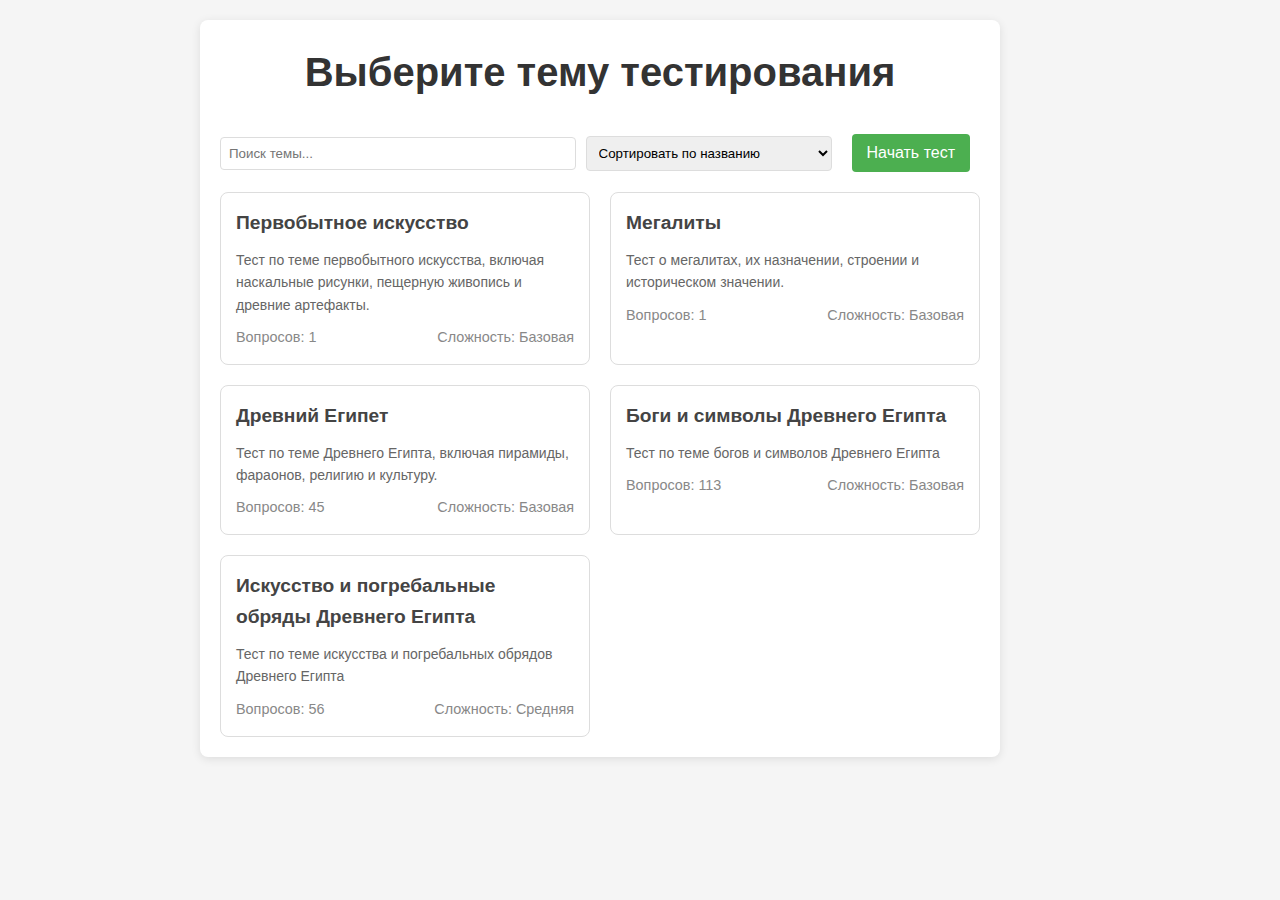
<file: index.html>
<!DOCTYPE html>
<html lang="ru">
<head>
    <meta charset="UTF-8">
    <meta name="viewport" content="width=device-width, initial-scale=1.0">
    <title>Выбор темы тестирования</title>
    <link rel="stylesheet" href="css/test.css">
    <style>
        body {
            font-family: Arial, sans-serif;
            margin: 0;
            padding: 20px;
            background-color: #f5f5f5;
        }
        
        .container {
            max-width: 800px;
            margin: 0 auto;
            background-color: white;
            padding: 20px;
            border-radius: 8px;
            box-shadow: 0 2px 10px rgba(0,0,0,0.1);
        }
        
        h1 {
            text-align: center;
            color: #333;
        }
        
        .controls {
            margin-bottom: 20px;
            display: flex;
            gap: 10px;
            flex-wrap: wrap;
            align-items: center;
        }
        
        .search-box {
            flex-grow: 1;
            padding: 8px;
            border: 1px solid #ddd;
            border-radius: 4px;
        }
        
        .sort-select {
            padding: 8px;
            border: 1px solid #ddd;
            border-radius: 4px;
        }
        
        .topic-grid {
            display: grid;
            grid-template-columns: repeat(auto-fill, minmax(250px, 1fr));
            gap: 20px;
        }
        
        .topic-card {
            border: 1px solid #ddd;
            border-radius: 8px;
            padding: 15px;
            cursor: pointer;
            transition: transform 0.2s, box-shadow 0.2s;
        }
        
        .topic-card:hover {
            transform: translateY(-3px);
            box-shadow: 0 4px 15px rgba(0,0,0,0.1);
        }
        
        .topic-card h3 {
            margin-top: 0;
            color: #444;
        }
        
        .topic-card p {
            color: #666;
            font-size: 14px;
        }
        
        .selected {
            border-color: #4CAF50;
            background-color: #e8f5e9;
        }
        
        .selected::after {
            content: "✓";
            float: right;
            color: #4CAF50;
            font-weight: bold;
        }
        
        button {
            background-color: #4CAF50;
            color: white;
            border: none;
            padding: 10px 15px;
            border-radius: 4px;
            cursor: pointer;
        }
        
        button:hover {
            background-color: #45a049;
        }
        
        .selected-topic-info {
            margin-top: 20px;
            padding: 15px;
            background-color: #e8f5e9;
            border-radius: 8px;
            display: none;
        }
        
        .selected-topic-info.show {
            display: block;
        }
    </style>
</head>
<body>
    <div class="container">
        <h1>Выберите тему тестирования</h1>
        
        <div class="controls">
            <input type="text" class="search-box" placeholder="Поиск темы...">
            <select class="sort-select">
                <option value="name">Сортировать по названию</option>
                <option value="date">Сортировать по дате добавления</option>
            </select>
            <button id="start-test">Начать тест</button>
        </div>
        
        <div class="topic-grid" id="topic-grid">
            <!-- Темы будут добавляться динамически -->
        </div>
        
        <div class="selected-topic-info" id="selected-topic-info">
            <h3>Выбранная тема: <span id="selected-topic-name"></span></h3>
            <p>Количество вопросов: <span id="question-count"></span></p>
            <p>Сложность: <span id="difficulty-level"></span></p>
        </div>
    </div>

    <script src="js/topic-selector.js"></script>
</body>
</html>
</file>
<file: css/test.css>
* {
    margin: 0;
    padding: 0;
    box-sizing: border-box;
}

body {
    font-family: Arial, sans-serif;
    line-height: 1.6;
    color: #333;
    max-width: 1200px;
    margin: 0 auto;
    padding: 20px;
    background-color: #f5f5f5;
}

.container {
    background-color: white;
    padding: 30px;
    border-radius: 10px;
    box-shadow: 0 0 20px rgba(0,0,0/6%);
}

header {
    text-align: center;
    margin-bottom: 30px;
    padding-bottom: 20px;
    border-bottom: 2px solid #453815;
}

h1 {
    color: #453815;
    font-size: 2.5em;
    margin-bottom: 10px;
}

h2 {
    color: #453815;
    font-size: 2em;
    margin: 25px 0 15px 0;
    padding-bottom: 10px;
    border-bottom: 1px solid #ddd;
}

h3 {
    color: #453815;
    font-size: 1.5em;
    margin: 20px 0 10px 0;
}

.question {
    margin-bottom: 25px;
    padding: 20px;
    background-color: #f9f9f9;
    border-radius: 8px;
    border-left: 4px solid #453815;
}

.question-number {
    font-weight: bold;
    color: #453815;
    margin-bottom: 10px;
    font-size: 1.1em;
}

.options {
    margin: 15px 0;
}

.option {
    margin: 10px 0;
    padding: 10px;
    background-color: #fff;
    border: 1px solid #ddd;
    border-radius: 5px;
    cursor: pointer;
    transition: background-color 0.3s;
}

.option:hover {
    background-color: #f0f0f0;
}

.option input {
    margin-right: 10px;
}

.option.selected-answer {
    background-color: #d1e7ff;
    border: 2px solid #007bff;
}

.option.correct-answer {
    background-color: #d4edda;
    border: 2px solid #28a745;
}

.option.wrong-answer {    
    opacity: 0.6;
}

.controls {
    text-align: center;
    margin: 30px 0;
}

button {
    background-color: #453815;
    color: white;
    border: none;
    padding: 12px 25px;
    margin: 0 10px;
    border-radius: 5px;
    cursor: pointer;
    font-size: 1em;
    transition: background-color 0.3s;
}

button:hover {
    background-color: #5a4a1e;
}

button:disabled {
    background-color: #aaa;
    cursor: not-allowed;
}

.check-btn {
    background-color: #28a745;
}

.check-btn:hover {
    background-color: #218838;
}

.next-btn {
    background-color: #453815;
}

.next-btn:hover {
    background-color: #5a4a1e;
}

.submit-btn {
    background-color: #007bff;
}

.fix-btn {
    background-color: #ffc107;
    color: #212529;
}

.submit-btn.fix-btn {
    background-color: #ffc107;
    color: #212529;
}

.submit-btn:hover {
    background-color: #0069d9;
}

.result {
    text-align: center;
    padding: 20px;
    margin: 20px 0;
    border-radius: 8px;
    display: none;
}

.result.correct {
    background-color: #d4edda;
    color: #155724;
    border: 1px solid #c3e6cb;
}

.result.incorrect {
    background-color: #f8d7da;
    color: #721c24;
    border: 1px solid #f5c6cb;
}

.progress {
    margin-bottom: 20px;
    text-align: center;
    font-weight: bold;
    color: #453815;
}

.question-image {
    max-width: 100%;
    max-height: 40vh;
    height: auto;
    margin: 15px 0;
    border-radius: 8px;
}

.explanation {
    margin-top: 10px;
    padding: 10px;
    border-radius: 5px;
    font-size: 0.9em;
}

.explanation.correct {
    background-color: #d4edda;
    color: #155724;
    border: 1px solid #c3e6cb;
}

.explanation.incorrect {
    background-color: #f8d7da;
    color: #721c24;
    border: 1px solid #f5c6cb;
}

@media (max-width: 768px) {
    body {
        padding: 10px;
    }
    
    .container {
        padding: 15px;
    }
    
    h1 {
        font-size: 2em;
    }
    
    h2 {
        font-size: 1.5em;
    }
    
    button {
        display: block;
        width: 100%;
        margin: 10px 0;
    }
}

/* Стили для интерфейса выбора тем */
.topic-selector-container {
    max-width: 1200px;
    margin: 0 auto;
    padding: 20px;
}

.topic-controls {
    margin-bottom: 20px;
    display: flex;
    gap: 10px;
    flex-wrap: wrap;
    align-items: center;
}

.topic-search-box {
    flex-grow: 1;
    padding: 8px;
    border: 1px solid #ddd;
    border-radius: 4px;
    font-size: 16px;
}

.topic-sort-select {
    padding: 8px;
    border: 1px solid #ddd;
    border-radius: 4px;
    font-size: 16px;
}

.topic-grid {
    display: grid;
    grid-template-columns: repeat(auto-fill, minmax(250px, 1fr));
    gap: 20px;
}

.topic-card {
    border: 1px solid #ddd;
    border-radius: 8px;
    padding: 15px;
    cursor: pointer;
    transition: transform 0.2s, box-shadow 0.2s;
    background-color: white;
}

.topic-card:hover {
    transform: translateY(-3px);
    box-shadow: 0 4px 15px rgba(0,0,0,0.1);
}

.topic-card h3 {
    margin-top: 0;
    color: #453815;
    font-size: 1.2em;
}

.topic-card p {
    color: #666;
    font-size: 14px;
    margin-bottom: 10px;
}

.topic-info {
    display: flex;
    justify-content: space-between;
    color: #888;
    font-size: 0.9em;
}

.selected-topic {
    border-color: #4CAF50;
    background-color: #e8f5e9;
    outline: 2px solid #4CAF50;
}

.topic-start-btn {
    background-color: #4CAF50;
    color: white;
    border: none;
    padding: 10px 15px;
    border-radius: 4px;
    cursor: pointer;
    margin-top: 10px;
    width: 100%;
}

.topic-start-btn:hover {
    background-color: #45a049;
}

.topic-start-btn:disabled {
    background-color: #cccccc;
    cursor: not-allowed;
}

.selected-topic-info {
    margin-top: 20px;
    padding: 15px;
    background-color: #e8f5e9;
    border-radius: 8px;
    border: 1px solid #4CAF50;
}
</file>
